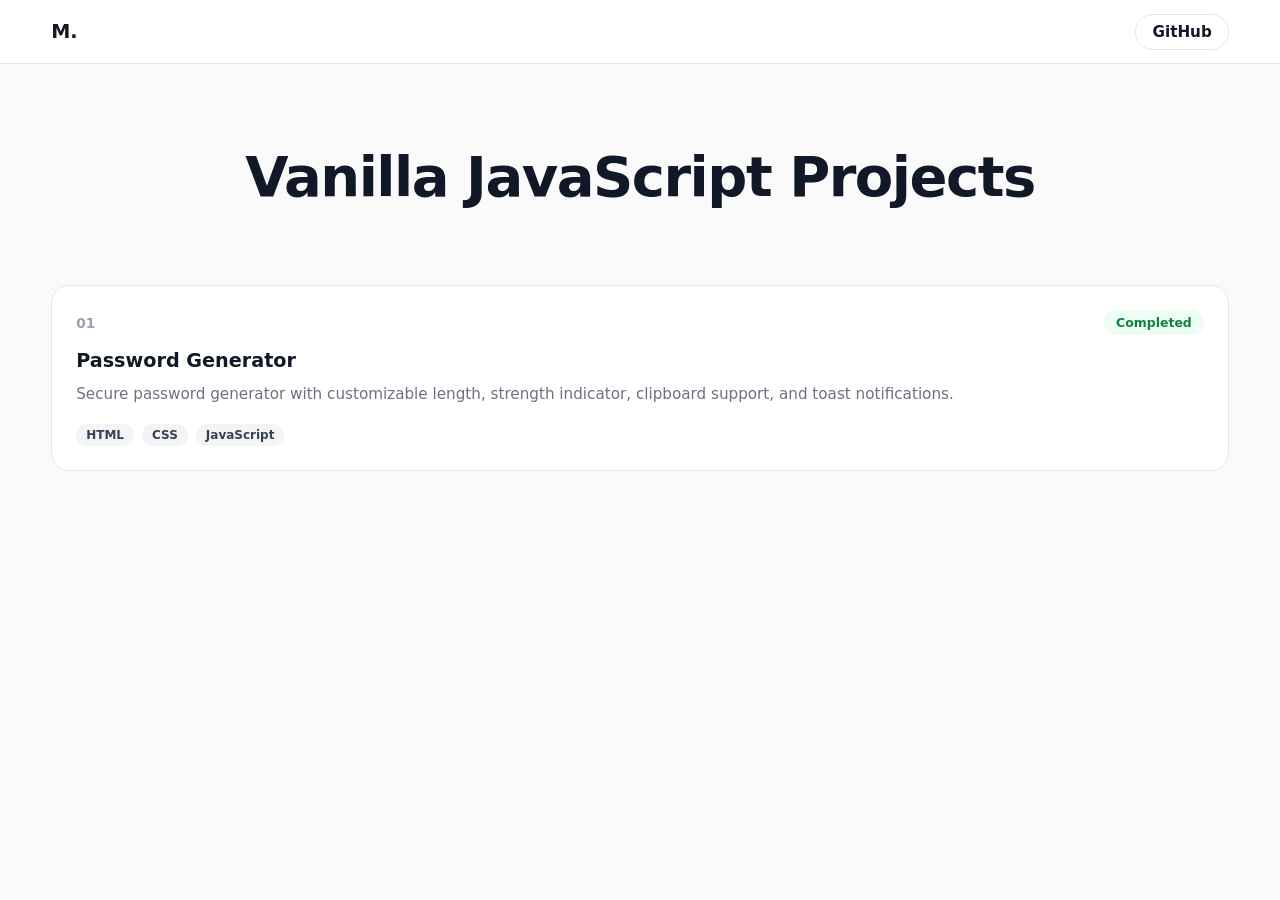
<file: index.html>
<!doctype html>
<html lang="en">
  <head>
    <meta charset="UTF-8" />
    <meta name="viewport" content="width=device-width, initial-scale=1.0" />
    <title>Muddassir — JS Projects</title>
    <link rel="stylesheet" href="style.css" />
  </head>
  <body>
    <header class="site-header">
      <div class="container header-inner">
        <span class="logo">M.</span>
        <nav>
          <a
            href="https://github.com/muddassirhameed/vanilla-js-projects"
            target="_blank"
            rel="noopener"
            class="nav-link"
          >
            GitHub
          </a>
        </nav>
      </div>
    </header>

    <main class="container">
      <section class="hero">
        <h1>Vanilla JavaScript Projects</h1>
      </section>

      <section class="projects-grid">
        <a class="project-card" href="./js-password-generator/index.html">
          <div class="card-top">
            <span class="project-number">01</span>
            <span class="project-status status-done">Completed</span>
          </div>
          <h2 class="project-title">Password Generator</h2>
          <p class="project-description">
            Secure password generator with customizable length, strength
            indicator, clipboard support, and toast notifications.
          </p>
          <div class="tags">
            <span class="tag">HTML</span>
            <span class="tag">CSS</span>
            <span class="tag">JavaScript</span>
          </div>
        </a>
      </section>
    </main>
  </body>
</html>
</file>
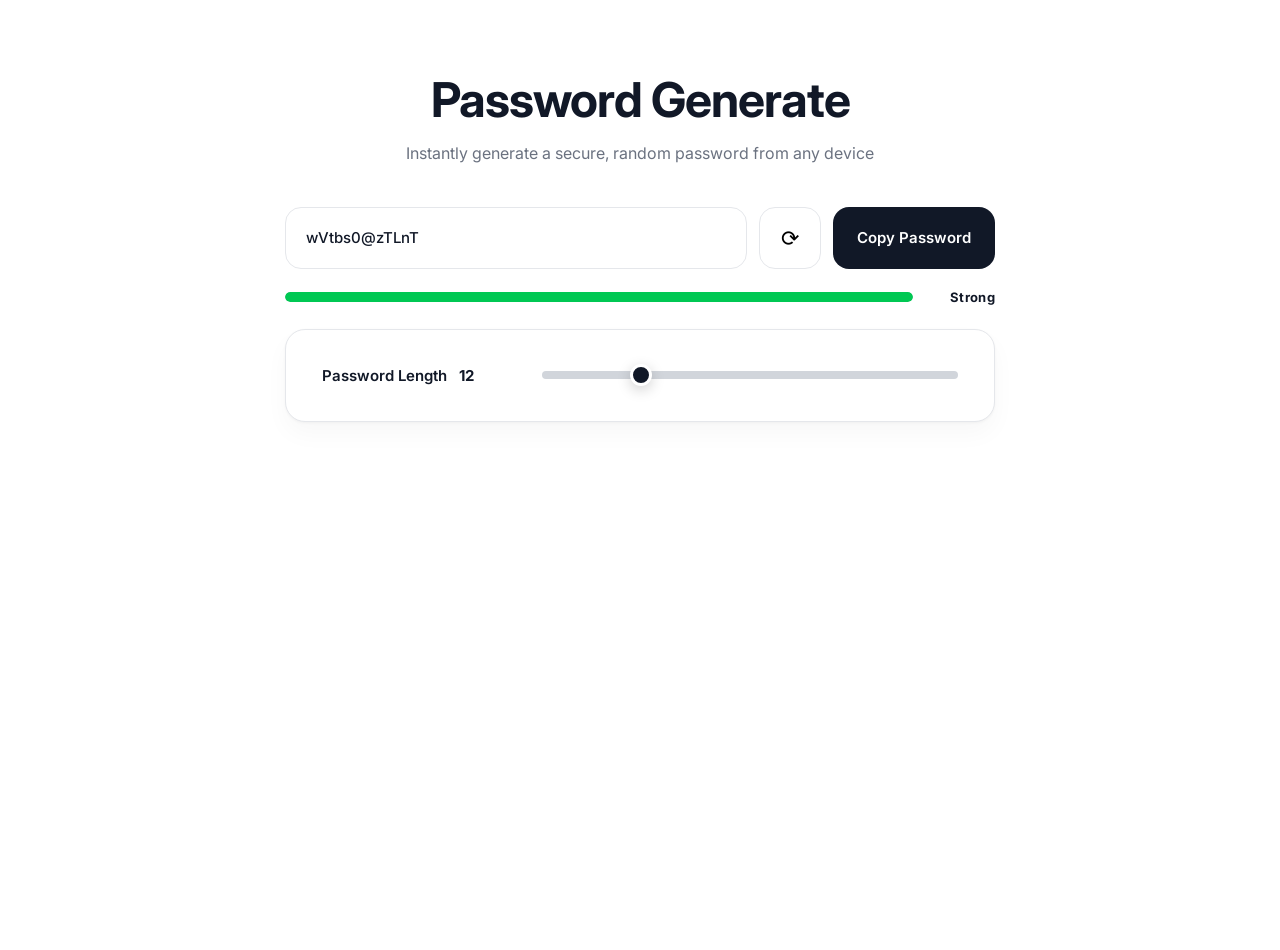
<file: js-password-generator/index.html>
<!doctype html>
<html lang="en">
  <head>
    <meta charset="UTF-8" />
    <meta name="viewport" content="width=device-width, initial-scale=1.0" />
    <link rel="stylesheet" href="style.css" />
    <title>Password Generator</title>
  </head>
  <body class="body">
    <!-- Toast Message Notification and Intro -->
    <div class="password-container">
      <div class="message-box"></div>
      <div class="intro">
        <div class="heading">
          <h1>Password Generate</h1>
        </div>
        <div class="paragraph">
          <p>Instantly generate a secure, random password from any device</p>
        </div>
      </div>

      <!--Password User Input and Buttons-->
      <div class="password-generator">
        <div class="password-gen-input-field">
          <label for="password"></label>
          <input
            type="text"
            name="password"
            id="password"
            minlength="12"
            maxlength="50"
          />
        </div>
        <div class="password-reset">
          <button type="button" id="regen-password" class="reset-buttom">
            ⟳
          </button>
        </div>
        <div class="password-copy">
          <button id="copy-password" class="btn" type="button">
            Copy Password
          </button>
        </div>
      </div>

      <!--Progress Bar-->
      <div class="password-progress-bar">
        <div class="progress-track">
          <div class="progress-fill" id="progressFill"></div>
        </div>
        <span class="strength-label" id="strengthLabel"> Weak </span>
        <div class="progress-pointer"></div>
      </div>

      <div class="settings-box">
        <div class="length-section">
          <div class="length-label">
            Password Length <span id="lengthValue"></span>
          </div>

          <input
            type="range"
            min="1"
            max="50"
            value="1"
            class="slider"
            id="lengthSlider"
          />
        </div>
      </div>
    </div>
  </body>
  <script type="module" src="index.js"></script>
</html>
</file>
<file: style.css>
* {
  margin: 0;
  padding: 0;
  box-sizing: border-box;
  font-family:
    Inter,
    system-ui,
    -apple-system,
    sans-serif;
}

body {
  background: #fafafa;
  color: #111827;
  min-height: 100vh;
}

.container {
  width: min(92%, 1200px);
  margin: 0 auto;
}

/* Header */
.site-header {
  border-bottom: 1px solid #e5e7eb;
  background: #ffffff;
  position: sticky;
  top: 0;
  z-index: 10;
}

.header-inner {
  display: flex;
  align-items: center;
  justify-content: space-between;
  padding: 20px 0;
}

.logo {
  font-weight: 800;
  font-size: 1.2rem;
}

.nav-link {
  text-decoration: none;
  color: #111827;
  font-weight: 600;
  font-size: 0.95rem;
  border: 1px solid #e5e7eb;
  padding: 8px 16px;
  border-radius: 999px;
  transition:
    background 0.2s ease,
    border-color 0.2s ease;
}

.nav-link:hover {
  background: #f3f4f6;
  border-color: #d1d5db;
}

/* Hero */
.hero {
  text-align: center;
  padding: 80px 0 60px;
}

.hero h1 {
  font-size: clamp(2.2rem, 5vw, 3.5rem);
  font-weight: 800;
  letter-spacing: -1.5px;
  margin-bottom: 16px;
}

.hero p {
  max-width: 650px;
  margin: 0 auto;
  color: #6b7280;
  line-height: 1.7;
  font-size: 1.05rem;
}

/* Grid */
.projects-grid {
  display: grid;
  grid-template-columns: repeat(auto-fit, minmax(300px, 1fr));
  gap: 24px;
  padding-bottom: 80px;
}

.project-card {
  display: flex;
  flex-direction: column;
  border: 1px solid #e5e7eb;
  border-radius: 18px;
  padding: 24px;
  text-decoration: none;
  color: inherit;
  background: #ffffff;
  transition:
    transform 0.25s ease,
    box-shadow 0.25s ease,
    border-color 0.25s ease;
}

.project-card:hover {
  transform: translateY(-4px);
  border-color: #d1d5db;
  box-shadow:
    0 10px 24px rgba(0, 0, 0, 0.07),
    0 2px 6px rgba(0, 0, 0, 0.04);
}

.card-top {
  display: flex;
  align-items: center;
  justify-content: space-between;
  margin-bottom: 14px;
}

.project-number {
  font-size: 0.85rem;
  color: #9ca3af;
  font-weight: 600;
}

.project-status {
  font-size: 0.78rem;
  font-weight: 700;
  padding: 5px 12px;
  border-radius: 999px;
}

.status-done {
  background: #ecfdf3;
  color: #15803d;
}

.status-progress {
  background: #fffbeb;
  color: #b45309;
}

.status-planned {
  background: #eff6ff;
  color: #1d4ed8;
}

.project-title {
  font-size: 1.2rem;
  font-weight: 700;
  margin-bottom: 10px;
}

.project-description {
  color: #6b7280;
  line-height: 1.6;
  font-size: 0.95rem;
  margin-bottom: 18px;
  flex-grow: 1;
}

.tags {
  display: flex;
  gap: 8px;
  flex-wrap: wrap;
}

.tag {
  font-size: 0.75rem;
  font-weight: 600;
  color: #374151;
  background: #f3f4f6;
  padding: 4px 10px;
  border-radius: 999px;
}

/* Footer */
.site-footer {
  text-align: center;
  color: #9ca3af;
  font-size: 0.9rem;
  padding: 30px 0 50px;
}

@media (max-width: 600px) {
  .hero {
    padding: 50px 0 40px;
  }
}
</file>
<file: js-password-generator/style.css>
@import url("https://fonts.googleapis.com/css2?family=Inter:wght@400;500;600;700&display=swap");

/* RESET */

* {
  margin: 0;
  padding: 0;
  box-sizing: border-box;
  font-family: "Inter", sans-serif;
}

html,
body {
  width: 100%;
  min-height: 100vh;
  background: #ffffff;
  color: #111827;
}

body {
  overflow-x: hidden;
}

li {
  list-style: none;
}

a {
  text-decoration: none;
}

/* MAIN CONTAINER */

.password-container {
  width: min(95%, 750px);
  margin: 50px auto;
  padding: 20px;
}

/* INTRO */

.intro {
  text-align: center;
  margin-bottom: 40px;
}

.heading h1 {
  font-size: clamp(2rem, 4vw, 3rem);
  font-weight: 700;
  letter-spacing: -1px;
  color: #111827;
}

.paragraph p {
  margin-top: 12px;
  font-size: 1rem;
  color: #6b7280;
  line-height: 1.6;
}

/* PASSWORD GENERATOR */

.password-generator {
  display: flex;
  align-items: center;
  gap: 12px;
  margin-bottom: 20px;
}

.password-gen-input-field {
  flex: 1;
  min-width: 0;
}

.password-gen-input-field input {
  width: 100%;
  height: 62px;
  padding: 0 20px;
  border: 1px solid #e5e7eb;
  border-radius: 16px;
  background: #ffffff;
  outline: none;

  font-size: 15px;
  font-weight: 500;
  color: #111827;

  overflow: hidden;
  text-overflow: ellipsis;
  white-space: nowrap;

  transition: all 0.25s ease;
}

.password-gen-input-field input:focus {
  border-color: #111827;
  box-shadow: 0 0 0 5px rgba(17, 24, 39, 0.08);
}

.password-reset button {
  width: 62px;
  height: 62px;
  border: 1px solid #e5e7eb;
  border-radius: 16px;
  background: #ffffff;
  cursor: pointer;
  font-size: 22px;

  transition: all 0.25s ease;
}

.password-copy button {
  height: 62px;
  padding: 0 24px;
  border: none;
  border-radius: 16px;
  background: #111827;
  color: #ffffff;
  cursor: pointer;

  font-size: 15px;
  font-weight: 600;

  transition: all 0.25s ease;
}

.password-copy button:hover {
  background: #000000;
  transform: translateY(-1px);
}

.password-copy button:active {
  transform: translateY(0);
}

/* PROGRESS BAR */

.password-progress-bar {
  display: flex;
  align-items: center;
  gap: 12px;
  margin-bottom: 24px;
}

.progress-track {
  flex: 1;
  height: 10px;
  background: #e5e7eb;
  border-radius: 999px;
  overflow: hidden;
}

.progress-fill {
  width: 0%;
  height: 100%;
  border-radius: inherit;

  transition:
    width 0.4s ease,
    background-color 0.4s ease;
}

.strength-label {
  min-width: 70px;
  text-align: right;

  font-size: 13px;
  font-weight: 700;
  letter-spacing: 0.3px;
}

.progress-pointer {
  display: none;
}

/* SETTINGS BOX */

.settings-box {
  background: #ffffff;
  border: 1px solid #e5e7eb;
  border-radius: 20px;
  padding: 28px;

  box-shadow:
    0 1px 3px rgba(0, 0, 0, 0.04),
    0 12px 24px rgba(0, 0, 0, 0.03);
}

/* LENGTH SECTION */

.length-section {
  display: flex;
  align-items: center;
  gap: 40px;
}

.length-label {
  min-width: 180px;

  font-size: 15px;
  font-weight: 600;
  color: #111827;
}

.length-label span {
  margin-left: 8px;
  font-weight: 700;
}

/* SLIDER */

.slider {
  flex: 1;
  appearance: none;
  height: 8px;
  border-radius: 999px;
  background: #d1d5db;
  cursor: pointer;
}

.slider::-webkit-slider-thumb {
  appearance: none;
  width: 22px;
  height: 22px;

  border-radius: 50%;
  background: #111827;
  border: 3px solid #ffffff;

  cursor: pointer;

  box-shadow: 0 4px 14px rgba(0, 0, 0, 0.18);
}

.slider::-moz-range-thumb {
  width: 22px;
  height: 22px;

  border-radius: 50%;
  background: #111827;
  border: 3px solid #ffffff;

  cursor: pointer;
}

/* TOASTS */

.message-box {
  position: fixed;
  top: 20px;
  left: 50%;
  transform: translateX(-50%);

  display: flex;
  flex-direction: column;
  gap: 10px;

  z-index: 9999;
}

.message-box .green,
.message-box .blue,
.message-box .red {
  color: #ffffff;
  padding: 12px 18px;
  border-radius: 12px;

  font-size: 14px;
  font-weight: 500;

  box-shadow: 0 10px 25px rgba(0, 0, 0, 0.12);

  animation: slideDown 0.3s ease;
}

.message-box .green {
  background: #16a34a;
}

.message-box .blue {
  background: #2563eb;
}

.message-box .red {
  background: #dc2626;
}

@keyframes slideDown {
  from {
    opacity: 0;
    transform: translateY(-12px);
  }

  to {
    opacity: 1;
    transform: translateY(0);
  }
}

/* LARGE DESKTOP */

@media (min-width: 1200px) {
  .password-container {
    max-width: 1050px;
  }

  .settings-box {
    padding: 36px;
  }
}

/* TABLET */

@media (max-width: 900px) {
  .password-generator {
    flex-direction: column;
    align-items: stretch;
  }

  .password-copy button,
  .password-reset button {
    width: 100%;
  }

  .length-section {
    flex-direction: column;
    align-items: stretch;
    gap: 18px;
  }

  .length-label {
    min-width: auto;
  }
}

/* MOBILE */

@media (max-width: 600px) {
  .password-container {
    width: 100%;
    margin: 24px auto;
    padding: 16px;
  }

  .intro {
    margin-bottom: 30px;
  }

  .heading h1 {
    font-size: 1.9rem;
  }

  .paragraph p {
    font-size: 0.95rem;
  }

  .password-gen-input-field input,
  .password-copy button,
  .password-reset button {
    height: 56px;
  }

  .password-progress-bar {
    flex-direction: column;
    align-items: stretch;
    gap: 10px;
  }

  .strength-label {
    text-align: left;
    min-width: auto;
  }

  .settings-box {
    padding: 20px;
  }
}
</file>
